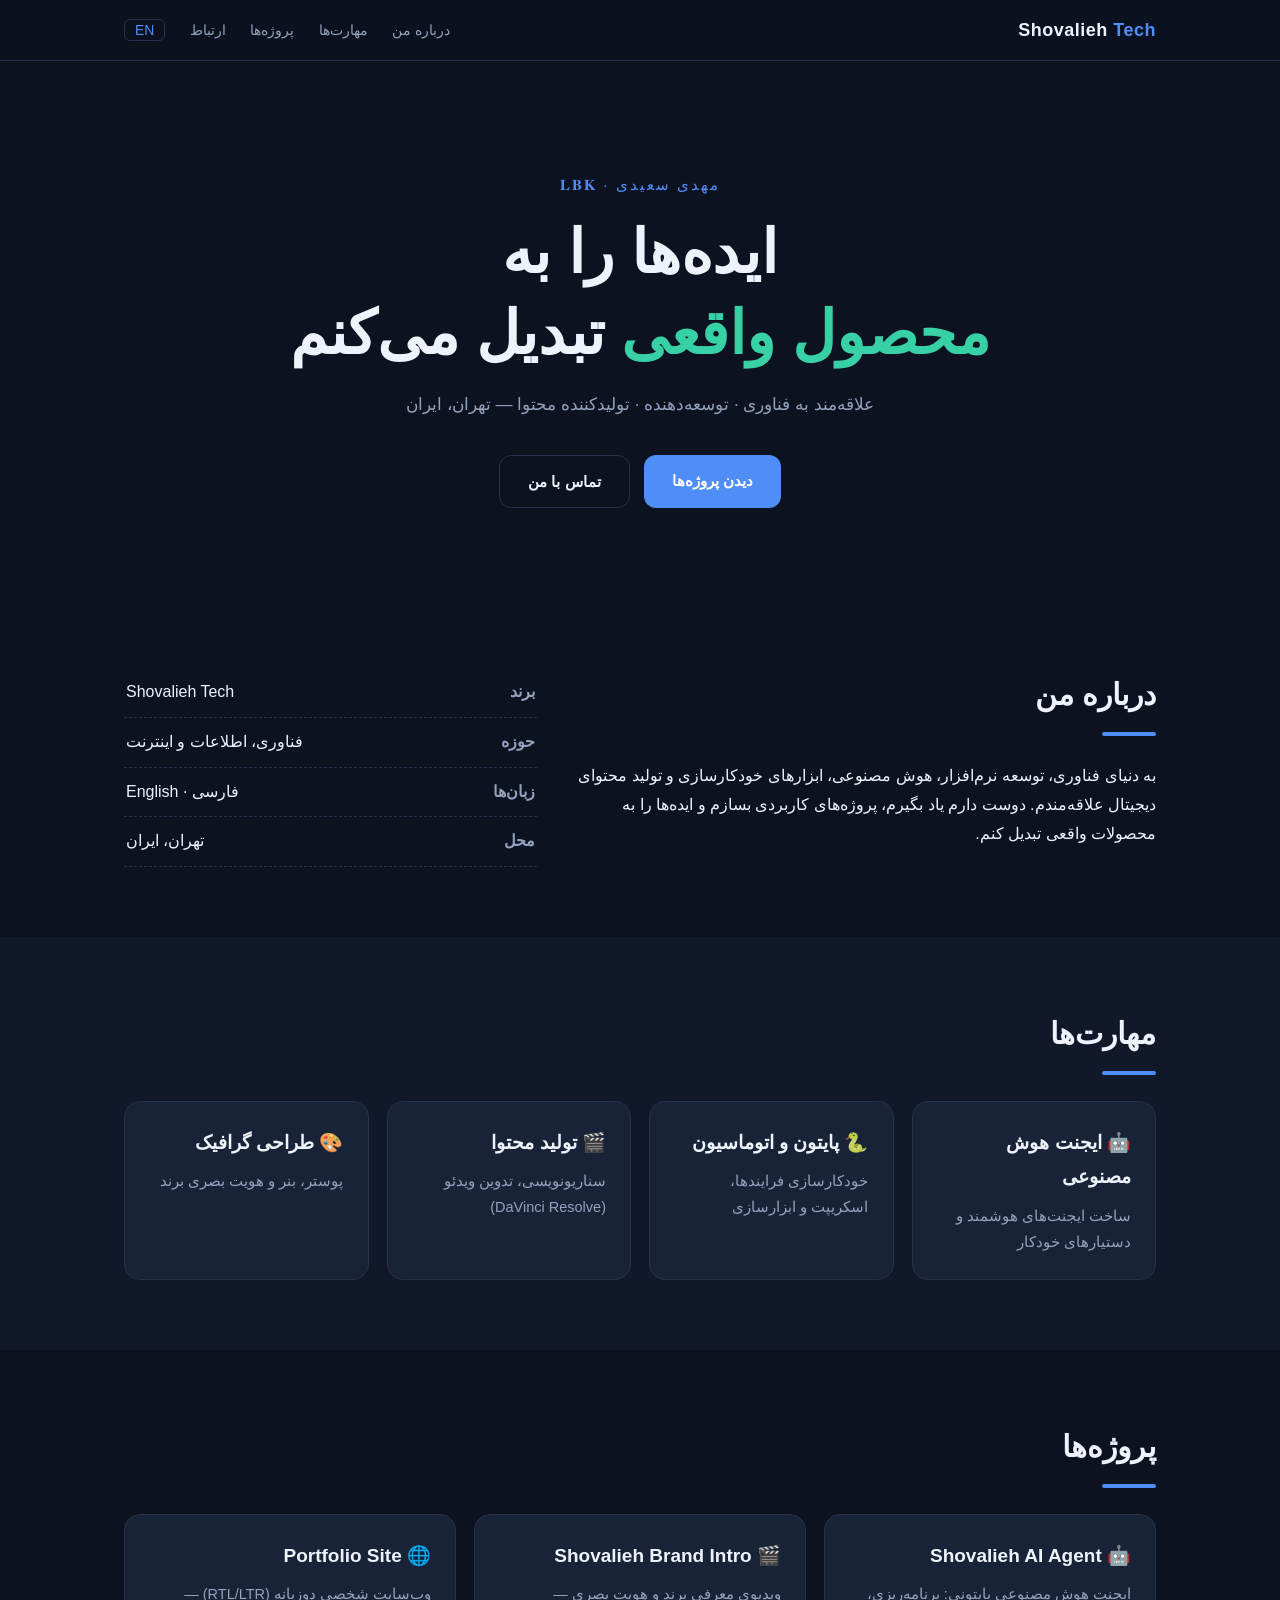
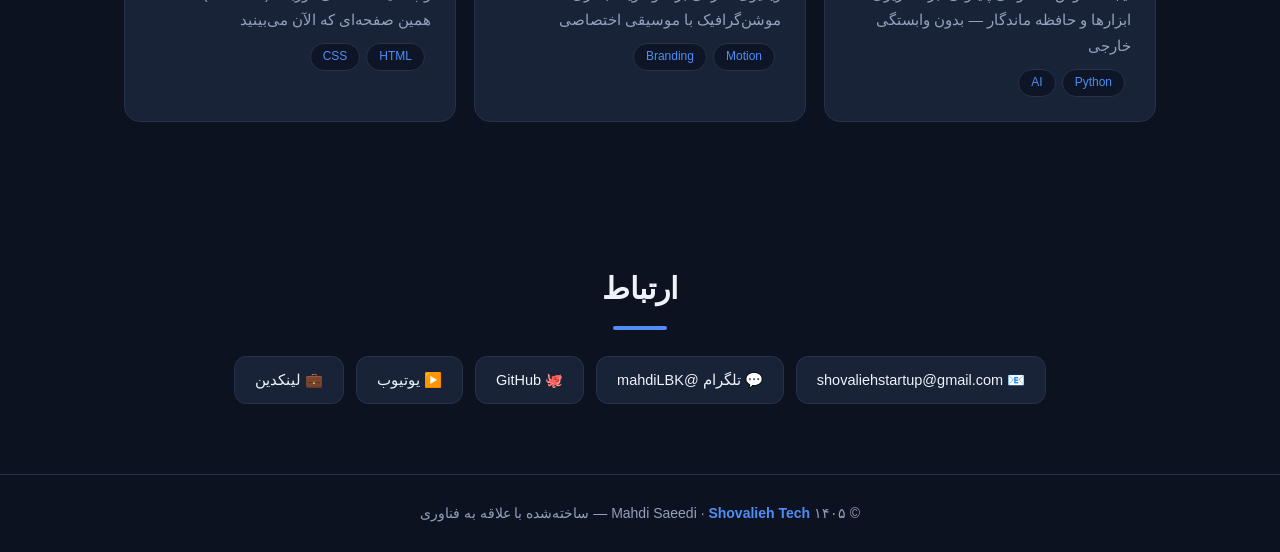
<file: index.html>
<!DOCTYPE html>
<html lang="fa" dir="rtl">
<head>
<meta charset="UTF-8">
<meta name="viewport" content="width=device-width, initial-scale=1.0">
<title>مهدی سعیدی | 𝐋𝐁𝐊 — Shovalieh Tech</title>
<meta name="description" content="پورتفولیوی مهدی سعیدی (LBK) — ایجنت هوش مصنوعی، خودکارسازی و تولید محتوا">
<link rel="stylesheet" href="assets/styles.css">
</head>
<body>
<header class="nav">
  <div class="container nav-inner">
    <a class="brand" href="#top">Shovalieh <span>Tech</span></a>
    <nav>
      <a href="#about">درباره من</a>
      <a href="#skills">مهارت‌ها</a>
      <a href="#projects">پروژه‌ها</a>
      <a href="#contact">ارتباط</a>
      <a class="lang" href="en/index.html">EN</a>
    </nav>
  </div>
</header>

<section class="hero" id="top">
  <div class="container">
    <p class="kicker">مهدی سعیدی · 𝐋𝐁𝐊</p>
    <h1>ایده‌ها را به<br><em>محصول واقعی</em> تبدیل می‌کنم</h1>
    <p class="sub">علاقه‌مند به فناوری · توسعه‌دهنده · تولیدکننده محتوا — تهران، ایران</p>
    <div class="cta-row">
      <a class="btn primary" href="#projects">دیدن پروژه‌ها</a>
      <a class="btn ghost" href="#contact">تماس با من</a>
    </div>
  </div>
</section>

<section class="section" id="about">
  <div class="container grid-2">
    <div>
      <h2>درباره من</h2>
      <p>به دنیای فناوری، توسعه نرم‌افزار، هوش مصنوعی، ابزارهای خودکارسازی و تولید محتوای دیجیتال علاقه‌مندم. دوست دارم یاد بگیرم، پروژه‌های کاربردی بسازم و ایده‌ها را به محصولات واقعی تبدیل کنم.</p>
    </div>
    <ul class="facts">
      <li><b>برند</b><span>Shovalieh Tech</span></li>
      <li><b>حوزه</b><span>فناوری، اطلاعات و اینترنت</span></li>
      <li><b>زبان‌ها</b><span>فارسی · English</span></li>
      <li><b>محل</b><span>تهران، ایران</span></li>
    </ul>
  </div>
</section>

<section class="section alt" id="skills">
  <div class="container">
    <h2>مهارت‌ها</h2>
    <div class="cards">
      <div class="card"><h3>🤖 ایجنت هوش مصنوعی</h3><p>ساخت ایجنت‌های هوشمند و دستیارهای خودکار</p></div>
      <div class="card"><h3>🐍 پایتون و اتوماسیون</h3><p>خودکارسازی فرایندها، اسکریپت و ابزارسازی</p></div>
      <div class="card"><h3>🎬 تولید محتوا</h3><p>سناریونویسی، تدوین ویدئو (DaVinci Resolve)</p></div>
      <div class="card"><h3>🎨 طراحی گرافیک</h3><p>پوستر، بنر و هویت بصری برند</p></div>
    </div>
  </div>
</section>

<section class="section" id="projects">
  <div class="container">
    <h2>پروژه‌ها</h2>
    <div class="cards">
      <a class="card project" href="https://github.com/mahdisaeedi138720-bot/shovalieh-ai-agent">
        <h3>🤖 Shovalieh AI Agent</h3>
        <p>ایجنت هوش مصنوعی پایتونی: برنامه‌ریزی، ابزارها و حافظه ماندگار — بدون وابستگی خارجی</p>
        <span class="tag">Python</span><span class="tag">AI</span>
      </a>
      <a class="card project" href="https://github.com/mahdisaeedi138720-bot/shovalieh-brand-intro">
        <h3>🎬 Shovalieh Brand Intro</h3>
        <p>ویدیوی معرفی برند و هویت بصری — موشن‌گرافیک با موسیقی اختصاصی</p>
        <span class="tag">Motion</span><span class="tag">Branding</span>
      </a>
      <a class="card project" href="https://github.com/mahdisaeedi138720-bot/shovalieh-portfolio-site">
        <h3>🌐 Portfolio Site</h3>
        <p>وب‌سایت شخصی دوزبانه (RTL/LTR) — همین صفحه‌ای که الآن می‌بینید</p>
        <span class="tag">HTML</span><span class="tag">CSS</span>
      </a>
    </div>
  </div>
</section>

<section class="section contact" id="contact">
  <div class="container">
    <h2>ارتباط</h2>
    <div class="links">
      <a href="mailto:shovaliehstartup@gmail.com">📧 shovaliehstartup@gmail.com</a>
      <a href="https://t.me/mahdiLBK">💬 تلگرام @mahdiLBK</a>
      <a href="https://github.com/mahdisaeedi138720-bot">🐙 GitHub</a>
      <a href="https://youtube.com/@vexo-j6v">▶️ یوتیوب</a>
      <a href="https://www.linkedin.com/in/mahdi-ㅤsaeedi-9a7ba1261">💼 لینکدین</a>
    </div>
  </div>
</section>

<footer>
  <div class="container">© ۱۴۰۵ Mahdi Saeedi · <b>Shovalieh Tech</b> — ساخته‌شده با علاقه به فناوری</div>
</footer>
<script src="assets/script.js"></script>
</body>
</html>
</file>
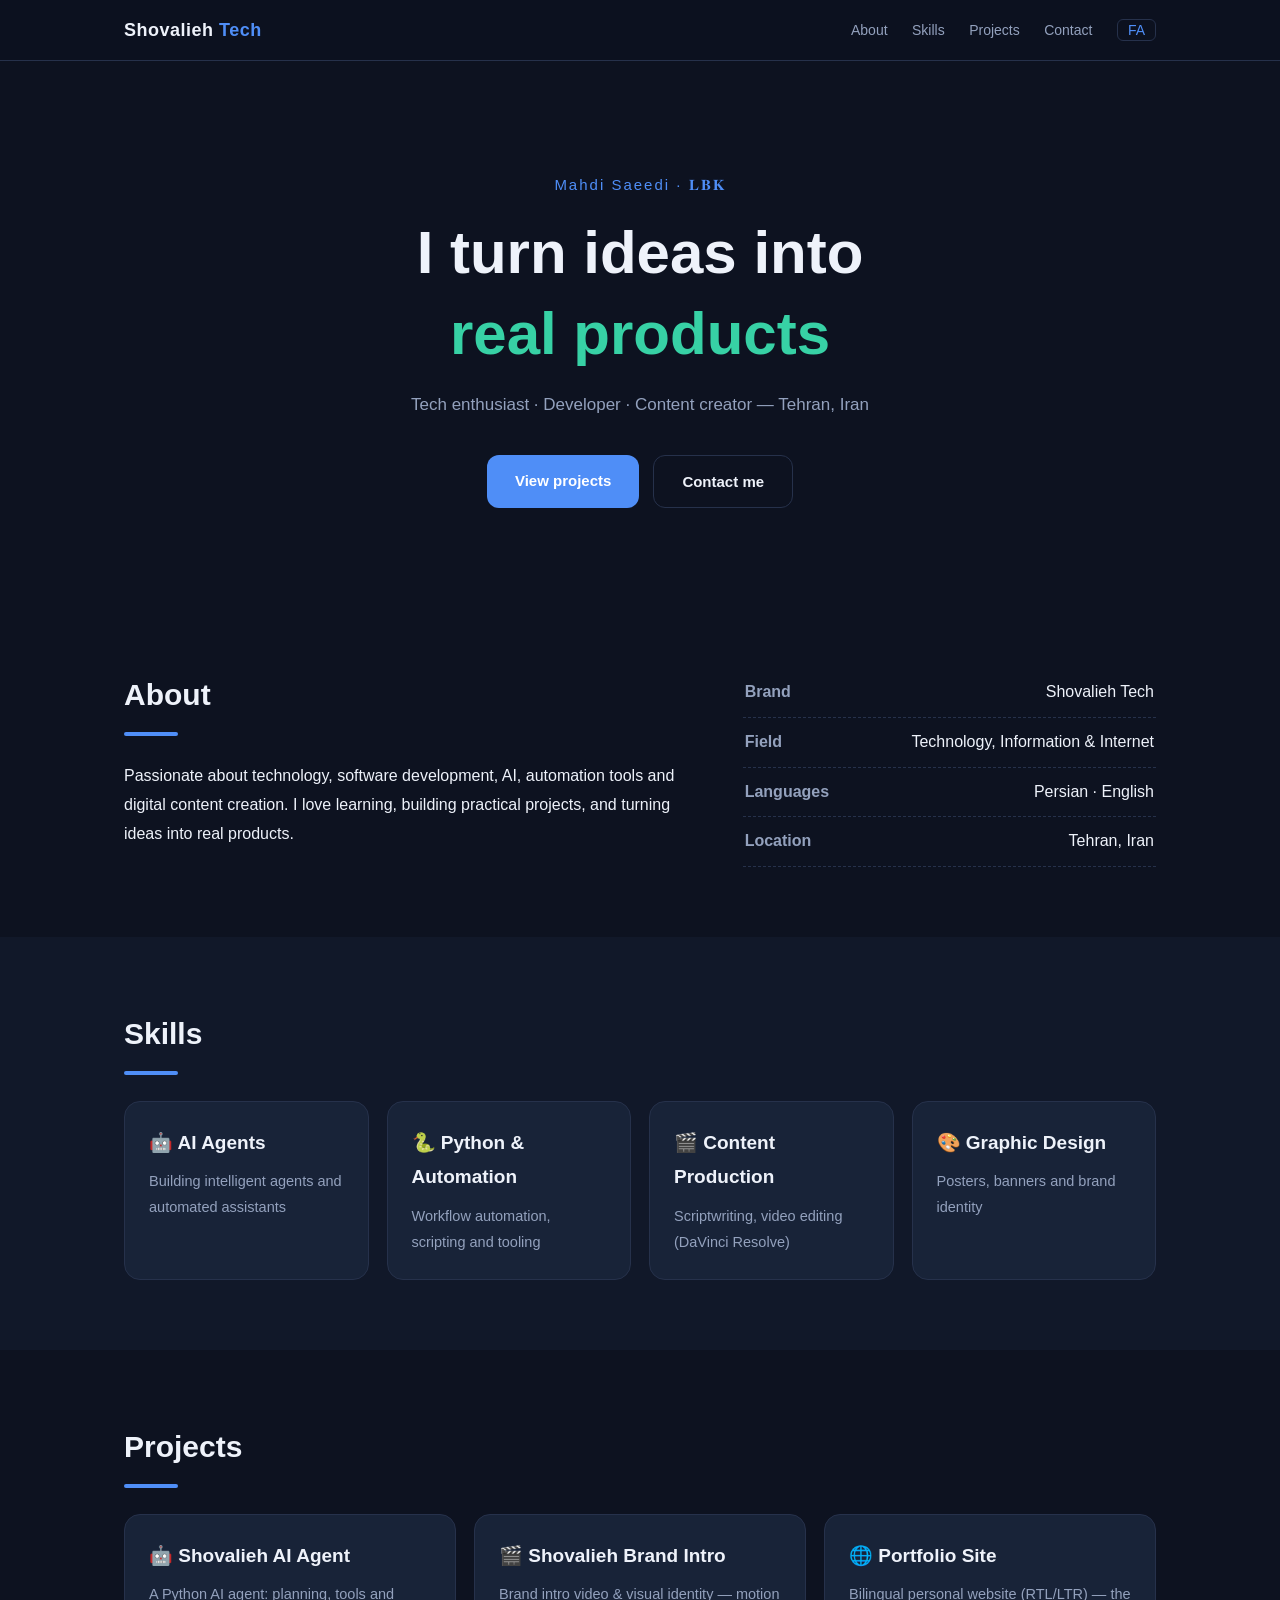
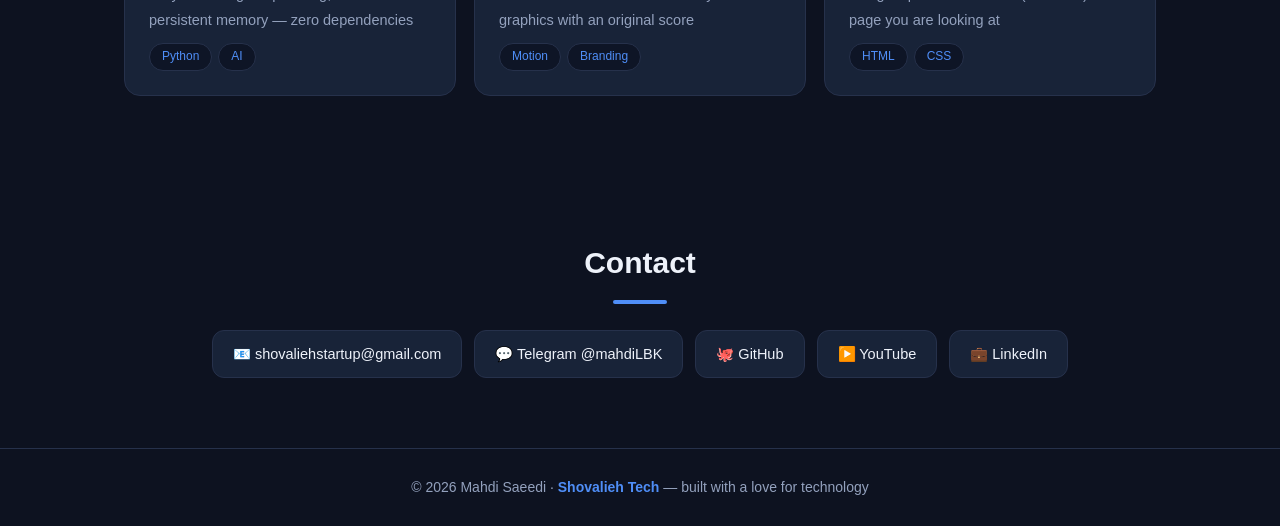
<file: en/index.html>
<!DOCTYPE html>
<html lang="en" dir="ltr">
<head>
<meta charset="UTF-8">
<meta name="viewport" content="width=device-width, initial-scale=1.0">
<title>Mahdi Saeedi | 𝐋𝐁𝐊 — Shovalieh Tech</title>
<meta name="description" content="Portfolio of Mahdi Saeedi (LBK) — AI agents, automation and content production">
<link rel="stylesheet" href="../assets/styles.css">
</head>
<body>
<header class="nav">
  <div class="container nav-inner">
    <a class="brand" href="#top">Shovalieh <span>Tech</span></a>
    <nav>
      <a href="#about">About</a>
      <a href="#skills">Skills</a>
      <a href="#projects">Projects</a>
      <a href="#contact">Contact</a>
      <a class="lang" href="../index.html">FA</a>
    </nav>
  </div>
</header>

<section class="hero" id="top">
  <div class="container">
    <p class="kicker">Mahdi Saeedi · 𝐋𝐁𝐊</p>
    <h1>I turn ideas into<br><em>real products</em></h1>
    <p class="sub">Tech enthusiast · Developer · Content creator — Tehran, Iran</p>
    <div class="cta-row">
      <a class="btn primary" href="#projects">View projects</a>
      <a class="btn ghost" href="#contact">Contact me</a>
    </div>
  </div>
</section>

<section class="section" id="about">
  <div class="container grid-2">
    <div>
      <h2>About</h2>
      <p>Passionate about technology, software development, AI, automation tools and digital content creation. I love learning, building practical projects, and turning ideas into real products.</p>
    </div>
    <ul class="facts">
      <li><b>Brand</b><span>Shovalieh Tech</span></li>
      <li><b>Field</b><span>Technology, Information & Internet</span></li>
      <li><b>Languages</b><span>Persian · English</span></li>
      <li><b>Location</b><span>Tehran, Iran</span></li>
    </ul>
  </div>
</section>

<section class="section alt" id="skills">
  <div class="container">
    <h2>Skills</h2>
    <div class="cards">
      <div class="card"><h3>🤖 AI Agents</h3><p>Building intelligent agents and automated assistants</p></div>
      <div class="card"><h3>🐍 Python & Automation</h3><p>Workflow automation, scripting and tooling</p></div>
      <div class="card"><h3>🎬 Content Production</h3><p>Scriptwriting, video editing (DaVinci Resolve)</p></div>
      <div class="card"><h3>🎨 Graphic Design</h3><p>Posters, banners and brand identity</p></div>
    </div>
  </div>
</section>

<section class="section" id="projects">
  <div class="container">
    <h2>Projects</h2>
    <div class="cards">
      <a class="card project" href="https://github.com/mahdisaeedi138720-bot/shovalieh-ai-agent">
        <h3>🤖 Shovalieh AI Agent</h3>
        <p>A Python AI agent: planning, tools and persistent memory — zero dependencies</p>
        <span class="tag">Python</span><span class="tag">AI</span>
      </a>
      <a class="card project" href="https://github.com/mahdisaeedi138720-bot/shovalieh-brand-intro">
        <h3>🎬 Shovalieh Brand Intro</h3>
        <p>Brand intro video & visual identity — motion graphics with an original score</p>
        <span class="tag">Motion</span><span class="tag">Branding</span>
      </a>
      <a class="card project" href="https://github.com/mahdisaeedi138720-bot/shovalieh-portfolio-site">
        <h3>🌐 Portfolio Site</h3>
        <p>Bilingual personal website (RTL/LTR) — the page you are looking at</p>
        <span class="tag">HTML</span><span class="tag">CSS</span>
      </a>
    </div>
  </div>
</section>

<section class="section contact" id="contact">
  <div class="container">
    <h2>Contact</h2>
    <div class="links">
      <a href="mailto:shovaliehstartup@gmail.com">📧 shovaliehstartup@gmail.com</a>
      <a href="https://t.me/mahdiLBK">💬 Telegram @mahdiLBK</a>
      <a href="https://github.com/mahdisaeedi138720-bot">🐙 GitHub</a>
      <a href="https://youtube.com/@vexo-j6v">▶️ YouTube</a>
      <a href="https://www.linkedin.com/in/mahdi-ㅤsaeedi-9a7ba1261">💼 LinkedIn</a>
    </div>
  </div>
</section>

<footer>
  <div class="container">© 2026 Mahdi Saeedi · <b>Shovalieh Tech</b> — built with a love for technology</div>
</footer>
<script src="../assets/script.js"></script>
</body>
</html>
</file>
<file: assets/styles.css>
/* Shovalieh Tech — bilingual portfolio (RTL/LTR share this sheet) */
:root {
  --bg: #0d1220;
  --bg-alt: #111829;
  --card: #182338;
  --ink: #eef2fa;
  --muted: #93a1bd;
  --accent: #4f8ef7;
  --accent-2: #37d1a5;
  --line: #26314b;
}
* { margin: 0; padding: 0; box-sizing: border-box; }
html { scroll-behavior: smooth; }
body {
  font-family: "Vazirmatn", Tahoma, sans-serif;
  background: var(--bg);
  color: var(--ink);
  line-height: 1.8;
}
.container { max-width: 1080px; margin: 0 auto; padding: 0 24px; }

/* nav */
.nav { position: sticky; top: 0; background: rgba(13,18,32,.85); backdrop-filter: blur(10px); border-bottom: 1px solid var(--line); z-index: 9; }
.nav-inner { display: flex; align-items: center; justify-content: space-between; padding: 14px 24px; }
.brand { font-weight: 800; color: var(--ink); text-decoration: none; font-size: 18px; letter-spacing: .5px; }
.brand span { color: var(--accent); }
nav a { color: var(--muted); text-decoration: none; margin-inline-start: 20px; font-size: 14px; }
nav a:hover { color: var(--ink); }
nav a.lang { border: 1px solid var(--line); border-radius: 6px; padding: 2px 10px; color: var(--accent); }

/* hero */
.hero { padding: 110px 0 90px; text-align: center; }
.kicker { color: var(--accent); font-size: 15px; letter-spacing: 2px; margin-bottom: 14px; }
.hero h1 { font-size: clamp(34px, 6vw, 60px); font-weight: 900; line-height: 1.35; }
.hero h1 em { font-style: normal; color: var(--accent-2); }
.sub { color: var(--muted); margin-top: 16px; font-size: 17px; }
.cta-row { margin-top: 34px; display: flex; gap: 14px; justify-content: center; flex-wrap: wrap; }
.btn { text-decoration: none; padding: 12px 28px; border-radius: 12px; font-weight: 700; font-size: 15px; }
.btn.primary { background: var(--accent); color: #fff; }
.btn.primary:hover { filter: brightness(1.1); }
.btn.ghost { border: 1px solid var(--line); color: var(--ink); }
.btn.ghost:hover { border-color: var(--accent); }

/* sections */
.section { padding: 70px 0; }
.section.alt { background: var(--bg-alt); }
h2 { font-size: 30px; font-weight: 800; margin-bottom: 26px; }
h2::after { content: ""; display: block; width: 54px; height: 4px; background: var(--accent); border-radius: 4px; margin-top: 10px; }
.grid-2 { display: grid; grid-template-columns: 1.4fr 1fr; gap: 40px; align-items: start; }
.facts { list-style: none; }
.facts li { display: flex; justify-content: space-between; border-bottom: 1px dashed var(--line); padding: 10px 2px; }
.facts b { color: var(--muted); font-weight: 600; }

/* cards */
.cards { display: grid; grid-template-columns: repeat(auto-fit, minmax(240px, 1fr)); gap: 18px; }
.card { background: var(--card); border: 1px solid var(--line); border-radius: 16px; padding: 24px; transition: transform .2s, border-color .2s; }
.card:hover { transform: translateY(-4px); border-color: var(--accent); }
.card h3 { font-size: 19px; margin-bottom: 8px; }
.card p { color: var(--muted); font-size: 14.5px; }
a.card { text-decoration: none; color: inherit; display: block; }
.tag { display: inline-block; background: #0e1526; border: 1px solid var(--line); color: var(--accent); border-radius: 999px; padding: 2px 12px; font-size: 12px; margin: 10px 6px 0 0; }

/* contact */
.contact { text-align: center; }
.contact h2::after { margin-inline: auto; }
.links { display: flex; flex-wrap: wrap; gap: 12px; justify-content: center; }
.links a { background: var(--card); border: 1px solid var(--line); color: var(--ink); text-decoration: none; border-radius: 12px; padding: 10px 20px; font-size: 14.5px; }
.links a:hover { border-color: var(--accent); color: var(--accent); }

footer { border-top: 1px solid var(--line); padding: 26px 0; text-align: center; color: var(--muted); font-size: 14px; }
footer b { color: var(--accent); }

/* reveal on scroll */
.reveal { opacity: 0; transform: translateY(18px); transition: opacity .6s, transform .6s; }
.reveal.in { opacity: 1; transform: none; }

@media (max-width: 760px) {
  .grid-2 { grid-template-columns: 1fr; }
  nav a { margin-inline-start: 12px; }
}
</file>
